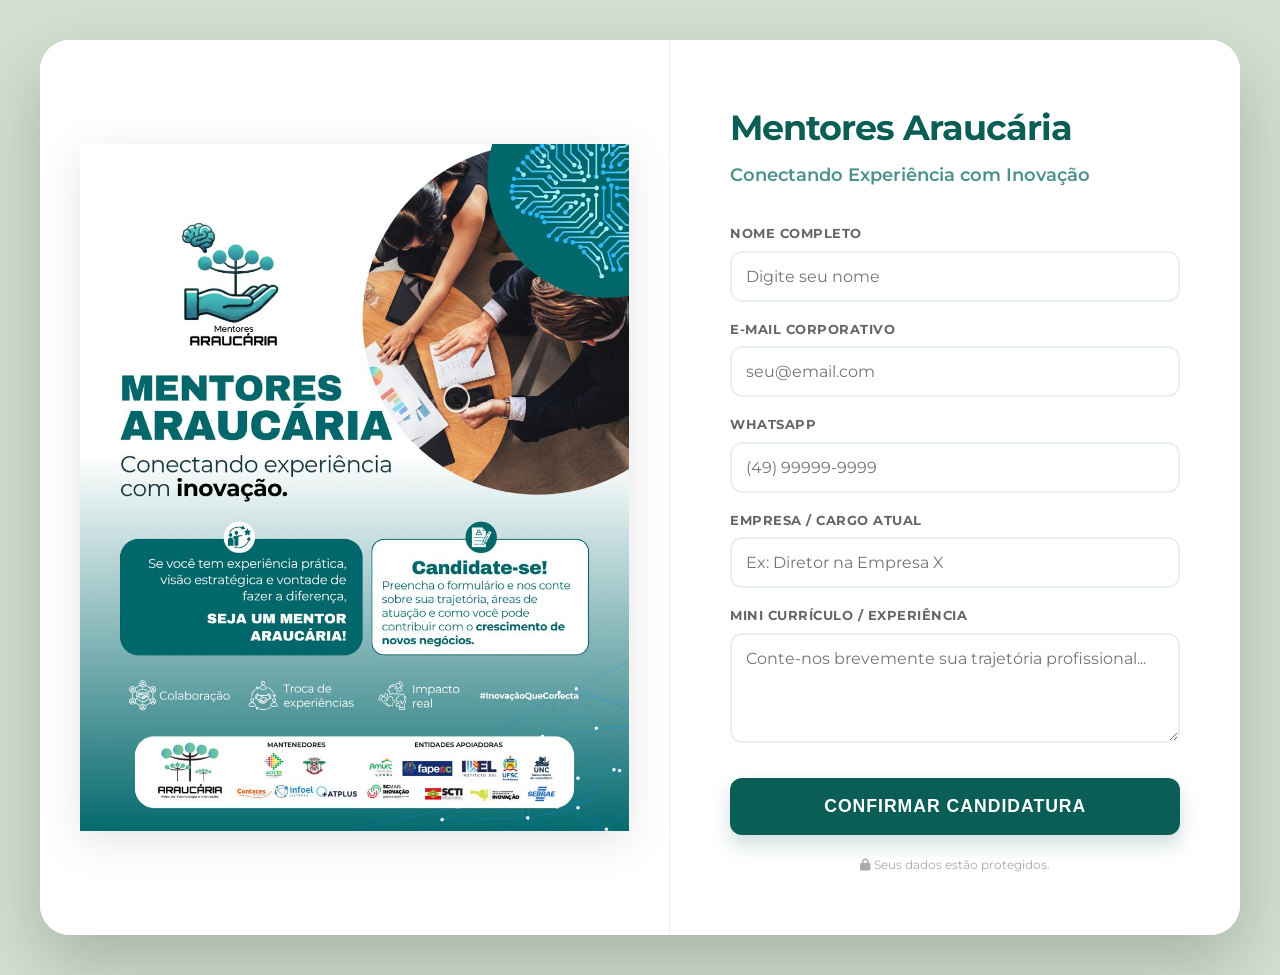
<file: inscricao.html>
<!DOCTYPE html>
<html lang="pt-br">
<head>
    <meta charset="UTF-8">
    <meta name="viewport" content="width=device-width, initial-scale=1.0">
    <title>Inscrição - Mentores Araucária</title>
    
    <!-- Fontes e Ícones -->
    <link href="https://fonts.googleapis.com/css2?family=Montserrat:wght@400;600;700&display=swap" rel="stylesheet">
    <link rel="stylesheet" href="https://cdnjs.cloudflare.com/ajax/libs/font-awesome/6.0.0/css/all.min.css">
    
    <style>
        /* RESET E BASE */
        * { margin: 0; padding: 0; box-sizing: border-box; }
        
        body { 
            font-family: 'Montserrat', sans-serif; 
            background-color: #d1e0d1; /* Fundo inspirado no tom de verde acinzentado do cartaz */
            color: #333;
            line-height: 1.6;
            display: flex;
            align-items: center;
            justify-content: center;
            min-height: 100vh;
            padding: 40px 20px;
        }

        /* CONTAINER PRINCIPAL UNIFICADO */
        .container-master {
            display: flex;
            max-width: 1200px;
            width: 100%;
            background: #ffffff;
            border-radius: 30px;
            overflow: hidden;
            box-shadow: 0 30px 70px rgba(0,0,0,0.2);
            align-items: stretch; /* Garante que as duas colunas tenham a mesma altura */
            position: relative;
        }

        /* LADO ESQUERDO: CARTAZ (PROPORCIONAL) */
        .lado-imagem {
            flex: 1.1;
            background-color: #ffffff;
            display: flex;
            align-items: center;
            justify-content: center;
            padding: 40px;
            border-right: 1px solid #f0f0f0;
        }

        .lado-imagem img {
            max-width: 100%;
            max-height: 85vh;
            object-fit: contain;
            display: block;
            filter: drop-shadow(0 10px 20px rgba(0,0,0,0.1));
        }

        /* LADO DIREITO: FORMULÁRIO */
        .lado-form {
            flex: 0.9;
            padding: 60px;
            background: #ffffff;
            display: flex;
            flex-direction: column;
            justify-content: center;
            position: relative;
        }

        /* LINK VOLTAR DISCRETO */
        .voltar-top-right {
            position: absolute;
            top: 30px;
            right: 40px;
            text-decoration: none;
            color: #bbb;
            font-size: 0.8rem;
            font-weight: 600;
            transition: 0.3s;
            display: flex;
            align-items: center;
            gap: 5px;
        }

        .voltar-top-right:hover {
            color: #0b5e56;
            transform: translateX(3px);
        }

        /* TEXTOS DO FORMULÁRIO */
        .lado-form h2 {
            color: #0b5e56; /* Verde escuro do cartaz */
            font-size: 2.2rem;
            margin-bottom: 5px;
            letter-spacing: -1px;
        }

        .tema-subtitulo {
            color: #4b928a; /* Verde médio do cartaz */
            font-size: 1.1rem;
            margin-bottom: 35px;
            font-weight: 600;
        }

        /* CAMPOS DE ENTRADA */
        .campo {
            margin-bottom: 18px;
        }

        .campo label {
            display: block;
            font-size: 0.8rem;
            font-weight: 700;
            color: #666;
            margin-bottom: 6px;
            text-transform: uppercase;
            letter-spacing: 0.5px;
        }

        .campo input, 
        .campo textarea {
            width: 100%;
            padding: 14px;
            border: 2px solid #e8f0ee;
            border-radius: 12px;
            font-family: 'Montserrat', sans-serif;
            font-size: 1rem;
            color: #333;
            transition: 0.3s ease;
            outline: none;
        }

        .campo input:focus, 
        .campo textarea:focus {
            border-color: #4b928a;
            background-color: #f4faf9;
        }

        /* ÁREA DO CURRÍCULO */
        .campo textarea {
            min-height: 110px;
            resize: vertical;
        }

        /* BOTÃO PREMIUM (COR DO CARTAZ) */
        .btn-enviar {
            width: 100%;
            padding: 18px;
            background: #0b5e56; /* Cor exata do verde principal do cartaz */
            color: #ffffff;
            border: none;
            border-radius: 12px;
            font-weight: 700;
            font-size: 1.1rem;
            cursor: pointer;
            margin-top: 10px;
            transition: 0.3s;
            text-transform: uppercase;
            letter-spacing: 1px;
            box-shadow: 0 10px 20px rgba(11, 94, 86, 0.2);
        }

        .btn-enviar:hover {
            background: #08443e;
            transform: translateY(-2px);
            box-shadow: 0 15px 30px rgba(11, 94, 86, 0.3);
        }

        .footer-obs {
            text-align: center;
            font-size: 0.75rem;
            color: #aaa;
            margin-top: 20px;
        }

        /* RESPONSIVIDADE PARA CELULAR */
        @media (max-width: 1000px) {
            .container-master {
                flex-direction: column;
            }
            .lado-imagem {
                padding: 30px;
                border-right: none;
                border-bottom: 1px solid #eee;
            }
            .lado-form {
                padding: 40px 25px;
            }
            .voltar-top-right {
                top: 20px;
                right: 20px;
            }
        }
    </style>
</head>
<body>

    <div class="container-master">
        
        <!-- LINK VOLTAR -->
        <a href="index.html" class="voltar-top-right">
            VOLTAR AO INÍCIO <i class="fas fa-chevron-right"></i>
        </a>

        <!-- LADO ESQUERDO: CARTAZ -->
        <div class="lado-imagem">
            <!-- Certifique-se de que o arquivo mentores.jpeg está na pasta correta -->
            <img src="imagens/projetos/mentores.jpeg" alt="Mentores Araucária">
        </div>

        <!-- LADO DIREITO: FORMULÁRIO -->
        <div class="lado-form">
            <h2>Mentores Araucária</h2>
            <p class="tema-subtitulo">Conectando Experiência com Inovação</p>

            <form action="https://formsubmit.co/SEU-EMAIL-AQUI" method="POST">
                <!-- Configurações do FormSubmit -->
                <input type="hidden" name="_captcha" value="false">
                <input type="hidden" name="_next" value="https://nkazuo.github.io/instituto_araucaria/obrigado.html">

                <div class="campo">
                    <label>Nome Completo</label>
                    <input type="text" name="nome" placeholder="Digite seu nome" required>
                </div>

                <div class="campo">
                    <label>E-mail Corporativo</label>
                    <input type="email" name="email" placeholder="seu@email.com" required>
                </div>

                <div class="campo">
                    <label>WhatsApp</label>
                    <input type="tel" name="whatsapp" placeholder="(49) 99999-9999" required>
                </div>

                <div class="campo">
                    <label>Empresa / Cargo Atual</label>
                    <input type="text" name="empresa" placeholder="Ex: Diretor na Empresa X">
                </div>

                <div class="campo">
                    <label>Mini Currículo / Experiência</label>
                    <textarea name="curriculo" maxlength="2000" placeholder="Conte-nos brevemente sua trajetória profissional..." required></textarea>
                </div>

                <button type="submit" class="btn-enviar">Confirmar Candidatura</button>
                
                <p class="footer-obs">
                    <i class="fas fa-lock"></i> Seus dados estão protegidos.
                </p>
            </form>
        </div>

    </div>

</body>
</html>
</file>
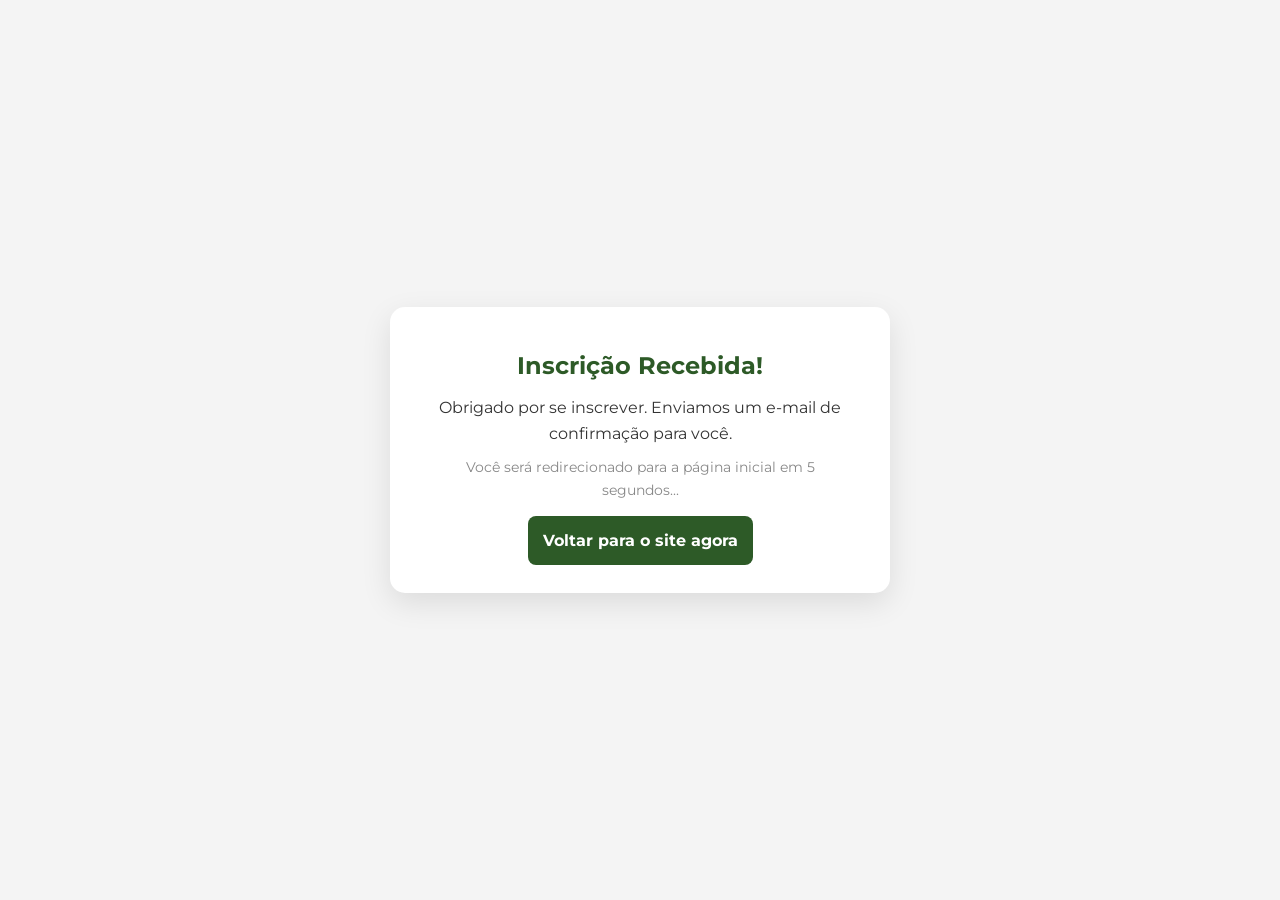
<file: obrigado.html>
<!DOCTYPE html>
<html lang="pt-br">
<head>
    <meta charset="UTF-8">
    <title>Inscrição Confirmada!</title>
    <link rel="stylesheet" href="style.css">
    <link href="https://fonts.googleapis.com/css2?family=Montserrat:wght@400;700&display=swap" rel="stylesheet">
    <!-- Redirecionamento automático após 5 segundos (opcional) -->
    <meta http-equiv="refresh" content="5;url=index.html">
</head>
<body style="background-color: #f4f4f4;">

    <div class="container-inscricao">
        <div class="card-form" style="text-align: center;">
            <i class="fas fa-check-circle" style="font-size: 4rem; color: #2d5a27; margin-bottom: 20px;"></i>
            <h2>Inscrição Recebida!</h2>
            <p>Obrigado por se inscrever. Enviamos um e-mail de confirmação para você.</p>
            <p style="font-size: 0.9rem; color: #888; margin-top: 10px;">Você será redirecionado para a página inicial em 5 segundos...</p>
            
            <br>
            <a href="index.html" class="btn-enviar" style="text-decoration: none;">Voltar para o site agora</a>
        </div>
    </div>

</body>
</html>
</file>
<file: style.css>
/* RESET BÁSICO */
* { margin: 0; padding: 0; box-sizing: border-box; }
body { font-family: 'Montserrat', sans-serif; line-height: 1.6; color: #333; }

/* --- ROLAGEM SUAVE --- */
html {
    scroll-behavior: smooth;
}

/* --- AJUSTE PARA O MENU NÃO COBRIR O TÍTULO --- */
/* Como a sua barra-topo tem 80px de altura, precisamos dizer 
   para o navegador parar a rolagem 80px antes do início da seção. */
section {
    scroll-margin-top: 80px;
}


/* HEADER FIXO */
.barra-topo {
    position: fixed; top: 0; width: 100%; height: 80px;
    background: #fff; box-shadow: 0 2px 10px rgba(0,0,0,0.1);
    z-index: 1000; display: flex; align-items: center;
}
.container-header {
    display: flex; justify-content: space-between; align-items: center;
    width: 100%; max-width: 1200px; margin: 0 auto; padding: 0 20px;
}

/* REDES SOCIAIS */
.sociais a { margin-right: 15px; font-size: 1.2rem; color: #666; transition: 0.3s; text-decoration: none; }
.sociais a.facebook:hover { color: #1877F2; }
.sociais a.instagram:hover { color: #E4405f; }
.sociais a.linkedin:hover { color: #0A66C2; }
.sociais a.youtube:hover { color: #FF0000; }

/* MENU */
.menu-central ul { display: flex; list-style: none; gap: 20px; }
.menu-central a { text-decoration: none; color: #333; font-weight: bold; font-size: 0.9rem; }
.menu-central a:hover { color: #2d5a27; }

/* LOGO */
.logo img { height: 50px; }

/* HERO SECTION */
.hero {
    height: 90vh; margin-top: 80px;
    background: linear-gradient(rgba(0,0,0,0.6), rgba(0,0,0,0.6)), url('https://images.unsplash.com/photo-1451187580459-43490279c0fa?auto=format&fit=crop&w=1350&q=80');
    background-size: cover; background-position: center;
    display: flex; align-items: center; justify-content: center;
    text-align: center; color: #fff; padding: 0 20px;
}
.tagline { color: #8dbb89; text-transform: uppercase; letter-spacing: 2px; font-weight: bold; display: block; }
.hero h1 { font-size: 3.5rem; margin: 10px 0; }
.btn-cta { display: inline-block; padding: 15px 35px; background: #2d5a27; color: #fff; text-decoration: none; border-radius: 50px; margin-top: 20px; font-weight: bold; }

/* SEÇÕES */
.secao { padding: 80px 20px; }
.container { max-width: 1200px; margin: 0 auto; }
.cinza { background: #f4f4f4; }
.flex-container { display: flex; gap: 50px; align-items: center; flex-wrap: wrap; }
.texto-institucional, .imagem-institucional { flex: 1; min-width: 300px; }
.imagem-institucional img { width: 100%; border-radius: 10px; box-shadow: 0 10px 20px rgba(0,0,0,0.1); }

/* GRID CARDS */
.grid-servicos { display: grid; grid-template-columns: repeat(auto-fit, minmax(250px, 1fr)); gap: 20px; margin-top: 40px; }
.card { background: #fff; padding: 30px; border-radius: 10px; text-align: center; box-shadow: 0 5px 15px rgba(0,0,0,0.05); transition: 0.3s; }
.card:hover { transform: translateY(-10px); }
.card i { font-size: 2.5rem; color: #2d5a27; margin-bottom: 15px; }

/* --- ESTILO PROJETOS --- */
/* --- ESTILO PROJETOS (ATUALIZADO) --- */
.grid-projetos {
    display: grid;
    grid-template-columns: repeat(auto-fit, minmax(300px, 1fr));
    gap: 30px;
    margin-top: 40px;
}

.projeto-item {
    background: #fff;
    border-radius: 10px;
    overflow: hidden;
    box-shadow: 0 5px 15px rgba(0,0,0,0.1);
    display: flex;
    flex-direction: column;
}

/* CONTAINER DA IMAGEM - Onde estava cinza agora está branco */
.projeto-img {
    width: 100%;
    height: 250px; /* Aumentei um pouco a altura para o logo aparecer melhor */
    background-color: #ffffff; /* FUNDO BRANCO */
    display: flex;
    align-items: center;
    justify-content: center;
    padding: 10px; /* Um pequeno espaço para o logo não encostar nas bordas */
}

/* A IMAGEM EM SI */
.projeto-img img {
    max-width: 100%;
    max-height: 100%;
    object-fit: contain; /* Isso garante que o logo NÃO seja cortado */
}

.projeto-info {
    padding: 20px;
    border-top: 1px solid #f5f5f5; /* Linha bem clarinha para separar o logo do texto */
}

.projeto-info h3 {
    color: #2d5a27;
    margin-bottom: 10px;
}

.btn-saiba-mais {
    display: inline-block;
    margin-top: 15px;
    text-decoration: none;
    color: #2d5a27;
    font-weight: bold;
    font-size: 0.9rem;
}

/* --- LISTA SIMPLES NO ESCRITÓRIO --- */
.lista-simples {
    list-style: none;
    margin-top: 20px;
}

.lista-simples li {
    margin-bottom: 12px;
    display: flex;
    align-items: center;
    gap: 10px;
    font-size: 1.05rem;
    color: #444;
}

.lista-simples i {
    color: #2d5a27;
    font-size: 1.2rem;
}

/* --- ESTILO EVENTOS --- */
.grid-eventos {
    display: grid;
    grid-template-columns: repeat(auto-fit, minmax(300px, 1fr));
    gap: 30px;
    margin-top: 40px;
}

.evento-card {
    background: #fff;
    border-radius: 12px;
    overflow: hidden;
    box-shadow: 0 5px 20px rgba(0,0,0,0.08);
    transition: 0.3s;
    text-align: left;
}

.evento-card:hover {
    transform: translateY(-5px);
    box-shadow: 0 10px 25px rgba(0,0,0,0.15);
}

.evento-topo {
    position: relative;
    height: 180px;
}

.evento-topo img {
    width: 100%;
    height: 100%;
    object-fit: cover;
}

/* O Badge da Data (Círculo sobre a imagem) */
.data-badge {
    position: absolute;
    bottom: -20px;
    right: 20px;
    background: #2d5a27;
    color: #fff;
    width: 60px;
    height: 60px;
    border-radius: 50%;
    display: flex;
    flex-direction: column;
    align-items: center;
    justify-content: center;
    font-weight: bold;
    box-shadow: 0 4px 10px rgba(0,0,0,0.2);
}

.data-badge .dia { font-size: 1.2rem; line-height: 1; }
.data-badge .mes { font-size: 0.7rem; }

.evento-corpo {
    padding: 30px 20px 20px;
}

.evento-corpo h3 {
    font-size: 1.1rem;
    margin-bottom: 15px;
    color: #333;
    min-height: 50px; /* Alinha os títulos */
}

.evento-corpo p {
    font-size: 0.9rem;
    color: #666;
    margin-bottom: 8px;
}

.evento-corpo i {
    color: #2d5a27;
    margin-right: 8px;
    width: 15px;
}

/* Botão específico do evento */
.btn-evento {
    display: block;
    text-align: center;
    padding: 10px;
    margin-top: 20px;
    border: 2px solid #2d5a27;
    color: #2d5a27;
    text-decoration: none;
    font-weight: bold;
    border-radius: 5px;
    transition: 0.3s;
}

.btn-evento:hover {
    background: #2d5a27;
    color: #fff;
}

/* --- ESTILO NOTÍCIAS --- */
.grid-noticias {
    display: grid;
    grid-template-columns: repeat(auto-fit, minmax(300px, 1fr));
    gap: 30px;
    margin-top: 40px;
}

.card-noticia {
    background: #fff;
    border-radius: 8px;
    overflow: hidden;
    box-shadow: 0 4px 15px rgba(0,0,0,0.05);
    transition: 0.3s;
    text-align: left;
    display: flex;
    flex-direction: column;
}

.card-noticia:hover {
    transform: translateY(-5px);
    box-shadow: 0 8px 25px rgba(0,0,0,0.1);
}

.noticia-img img {
    width: 100%;
    height: 200px;
    object-fit: cover;
}

.noticia-info {
    padding: 25px;
    display: flex;
    flex-direction: column;
    flex-grow: 1;
}

.noticia-data {
    font-size: 0.8rem;
    color: #2d5a27;
    font-weight: bold;
    margin-bottom: 10px;
    display: block;
}

.card-noticia h3 {
    font-size: 1.2rem;
    margin-bottom: 15px;
    color: #333;
    line-height: 1.4;
}

.card-noticia p {
    font-size: 0.95rem;
    color: #666;
    margin-bottom: 20px;
    line-height: 1.6;
}

.leia-mais {
    text-decoration: none;
    color: #2d5a27;
    font-weight: bold;
    font-size: 0.9rem;
    margin-top: auto; /* Empurra o link para o fundo do card */
    transition: 0.2s;
}

.leia-mais i {
    margin-left: 5px;
    transition: 0.3s;
}

.leia-mais:hover i {
    transform: translateX(5px);
}

/* --- ESTILO SEÇÃO EMPRESAS --- */
.grid-empresas {
    display: grid;
    grid-template-columns: repeat(auto-fit, minmax(260px, 1fr));
    gap: 25px;
    margin-top: 50px;
}

.card-empresa {
    background: #fff;
    border-radius: 12px;
    padding: 30px;
    text-align: center;
    box-shadow: 0 4px 10px rgba(0,0,0,0.03);
    transition: 0.3s;
    border: 1px solid #eee;
}

.card-empresa:hover {
    transform: translateY(-8px);
    box-shadow: 0 12px 25px rgba(0,0,0,0.1);
    border-color: #2d5a27;
}

.empresa-logo {
    height: 80px;
    display: flex;
    align-items: center;
    justify-content: center;
    margin-bottom: 20px;
}

.empresa-logo img {
    max-width: 100%;
    max-height: 100%;
    filter: grayscale(100%); /* Começa cinza para dar um ar profissional */
    transition: 0.3s;
    opacity: 0.7;
}

.card-empresa:hover .empresa-logo img {
    filter: grayscale(0%); /* Ganha cor no hover */
    opacity: 1;
}

.tag-categoria {
    background: #e9f5e8; /* Verde bem clarinho */
    color: #2d5a27;
    font-size: 0.75rem;
    font-weight: bold;
    padding: 4px 12px;
    border-radius: 50px;
    display: inline-block;
    margin-bottom: 12px;
}

.card-empresa h3 {
    font-size: 1.1rem;
    margin-bottom: 10px;
    color: #333;
}

.card-empresa p {
    font-size: 0.9rem;
    color: #777;
    line-height: 1.5;
}

 /* --- ESTILO APOIADORES E MANTENEDORES --- */

.tagline {
    display: block;
    margin-bottom: 30px;
}

.titulo-separador {
    font-size: 1.1rem;
    color: #555;
    text-transform: uppercase;
    letter-spacing: 2px;
    margin-bottom: 30px;
    position: relative;
    display: block;
    text-align: center; /* centralizado */
    font-weight: 700;
}

.titulo-separador::after {
    display: none;
}

.grid-logos-parceiros {
    display: flex;
    justify-content: center;
    align-items: center;
    flex-wrap: wrap;
    gap: 40px;
}

/* Container das logos (padroniza o espaço) */
.logo-item-p {
    width: 200px;
    height: 100px;
    display: flex;
    align-items: center;
    justify-content: center;
}

/* Logos de Mantenedores */
.logo-item-p img {
    max-width: 100%;
    max-height: 100%;
    object-fit: contain;
    transition: 0.3s ease-in-out;
}

/* Container apoiadores */
.logo-item {
    width: 160px;
    height: 80px;
    display: flex;
    align-items: center;
    justify-content: center;
}

/* Logos de Apoiadores */
.logo-item img {
    max-width: 100%;
    max-height: 100%;
    object-fit: contain;
    transition: 0.3s ease-in-out;
}

/* Efeito de destaque ao passar o mouse */
.logo-item-p img:hover, 
.logo-item img:hover {
    transform: scale(1.1);
    filter: drop-shadow(0 5px 15px rgba(0,0,0,0.1));
}
img[alt="Infoel"] {
    transform: scale(1.5);
    transform-origin: center;
}
/* Responsivo  */
@media (max-width: 768px) {
    .grid-logos-parceiros { 
        gap: 25px; 
    }

    .logo-item-p {
        width: 140px;
        height: 80px;
    }

    .logo-item {
        width: 120px;
        height: 60px;
    }
}

/* --- ESTILO SEÇÃO CONTATO --- */

.contato-wrapper {
    display: flex;
    gap: 50px;
    margin-top: 50px;
    text-align: left;
    flex-wrap: wrap; /* Para funcionar no celular */
}

.contato-mapa {
    flex: 1.2; /* O mapa fica um pouco mais largo */
    min-width: 300px;
}

.contato-mapa iframe {
    border-radius: 15px;
    box-shadow: 0 10px 30px rgba(0,0,0,0.1);
}

.contato-detalhes {
    flex: 0.8;
    min-width: 300px;
    display: flex;
    flex-direction: column;
    gap: 30px;
}

.info-item {
    display: flex;
    gap: 20px;
    align-items: flex-start;
}

.info-item i {
    font-size: 1.5rem;
    color: #2d5a27;
    background: #e9f5e8;
    padding: 15px;
    border-radius: 10px;
}

.info-item h3 {
    font-size: 1.1rem;
    margin-bottom: 5px;
    color: #333;
}

.info-item p {
    color: #666;
    line-height: 1.5;
}

/* BOTÃO WHATSAPP */
.btn-whatsapp {
    display: flex;
    align-items: center;
    justify-content: center;
    gap: 15px;
    background-color: #25D366; /* Verde oficial WhatsApp */
    color: white;
    text-decoration: none;
    padding: 20px;
    border-radius: 12px;
    font-weight: bold;
    font-size: 1.1rem;
    transition: 0.3s;
    margin-top: 10px;
}

.btn-whatsapp:hover {
    background-color: #1ebe57;
    transform: scale(1.02);
    box-shadow: 0 10px 20px rgba(37, 211, 102, 0.3);
}

.btn-whatsapp i {
    font-size: 1.8rem;
}

/* Ajuste Mobile */
@media (max-width: 992px) {
    .contato-wrapper {
        flex-direction: column;
    }
}

/* --- RESPONSIVIDADE (PARA CELULARES) --- */

@media (max-width: 768px) {
    /* 1. Ajuste do Header: Coloca os elementos um embaixo do outro */
    .container-header {
        flex-direction: column;
        height: auto;
        padding: 15px 0;
    }

    .menu-central ul {
        flex-wrap: wrap; /* Permite que o menu quebre em duas linhas se necessário */
        justify-content: center;
        gap: 10px;
        margin-top: 15px;
    }

    .menu-central ul li a {
        font-size: 12px; /* Diminui um pouco a letra no celular */
    }

    .sociais {
        margin-bottom: 10px;
    }

    /* 2. Ajuste do Banner (Hero) */
    .hero {
        height: 60vh; /* Diminui a altura no celular */
    }

    .hero h1 {
        font-size: 1.8rem; /* Diminui o título para não cortar */
    }

    .hero p {
        font-size: 1rem;
    }

    /* 3. Ajuste das Seções: Tira o "Lado a Lado" e coloca um embaixo do outro */
    .flex-container {
        flex-direction: column;
        text-align: center;
        gap: 30px;
    }

    .texto-institucional, .imagem-institucional {
        width: 100%;
    }

    /* 4. Ajuste das Grades (Projetos, Notícias, Eventos) */
    /* Como usamos 'auto-fit' no Grid lá atrás, ele já deve se ajustar sozinho! */
}

/* FOOTER */
/* --- ESTILO RODAPÉ SUPER FINO COM CORES ORIGINAIS NO HOVER --- */

.rodape-linha-unica {
    background-color: #1a1a1a;
    color: #fff;
    padding: 25px 0 15px 0;
}

.rodape-linha-unica .container {
    max-width: 1400px;
    margin: 0 auto;
    padding: 0 20px;
}

.footer-content-flex {
    display: flex;
    justify-content: space-between;
    align-items: center;
    gap: 30px;
    padding-bottom: 15px;
}

/* 1. Logo */
.footer-f-logo img {
    height: 45px;
    filter: brightness(0) invert(1);
}

/* 2. Menu */
.footer-f-nav {
    display: flex;
    gap: 20px;
}

.footer-f-nav a {
    color: #999;
    text-decoration: none;
    font-size: 0.85rem;
    font-weight: bold;
    transition: 0.3s;
}

.footer-f-nav a:hover {
    color: #fff;
}

/* 3. Redes Sociais (Efeito de Cor Original no Hover) */
.footer-f-sociais {
    display: flex;
    gap: 20px;
}

.footer-f-sociais a {
    color: #666; /* Cor neutra inicial */
    font-size: 1.2rem;
    text-decoration: none;
    transition: 0.3s ease;
}

/* Cores originais ao passar o mouse */
.footer-f-sociais a.fb:hover { color: #1877F2; }  /* Facebook Blue */
.footer-f-sociais a.ig:hover { color: #E4405f; }  /* Instagram Pink/Red */
.footer-f-sociais a.li:hover { color: #0A66C2; }  /* LinkedIn Blue */
.footer-f-sociais a.yt:hover { color: #FF0000; }  /* YouTube Red */

.footer-f-sociais a:hover {
    transform: translateY(-3px); /* Leve pulinho para cima */
}

/* Assinatura Final */
.footer-f-copy {
    text-align: center;
    border-top: 1px solid #2a2a2a;
    padding-top: 15px;
    margin-top: 5px;
}

.footer-f-copy p {
    color: #444;
    font-size: 0.7rem;
    text-transform: uppercase;
    letter-spacing: 1px;
}

/* RESPONSIVIDADE */
@media (max-width: 992px) {
    .footer-content-flex {
        flex-direction: column;
        text-align: center;
        gap: 25px;
    }
    .footer-f-nav {
        flex-wrap: wrap;
        justify-content: center;
        gap: 15px;
    }
}
/* --- ESTILO PÁGINA DE INSCRIÇÃO --- */

.container-inscricao {
    display: flex;
    justify-content: center;
    align-items: center;
    min-height: 100vh;
    padding: 20px;
}

.card-form {
    background: #fff;
    padding: 40px;
    border-radius: 15px;
    box-shadow: 0 10px 30px rgba(0,0,0,0.1);
    max-width: 500px;
    width: 100%;
}

.card-form h2 {
    color: #2d5a27;
    margin-bottom: 10px;
}

.voltar-link {
    display: block;
    margin-bottom: 20px;
    color: #888;
    text-decoration: none;
    font-size: 0.9rem;
}

.campo {
    margin-bottom: 20px;
    text-align: left;
}

.campo label {
    display: block;
    font-weight: bold;
    margin-bottom: 8px;
    font-size: 0.9rem;
}

.campo input {
    width: 100%;
    padding: 12px;
    border: 1px solid #ddd;
    border-radius: 8px;
    font-family: 'Montserrat', sans-serif;
}

.btn-enviar {
    width: 100%;
    padding: 15px;
    background-color: #2d5a27;
    color: white;
    border: none;
    border-radius: 8px;
    font-weight: bold;
    font-size: 1rem;
    cursor: pointer;
    transition: 0.3s;
}

.btn-enviar:hover {
    background-color: #1e3d1a;
    transform: translateY(-2px);
}
</file>
